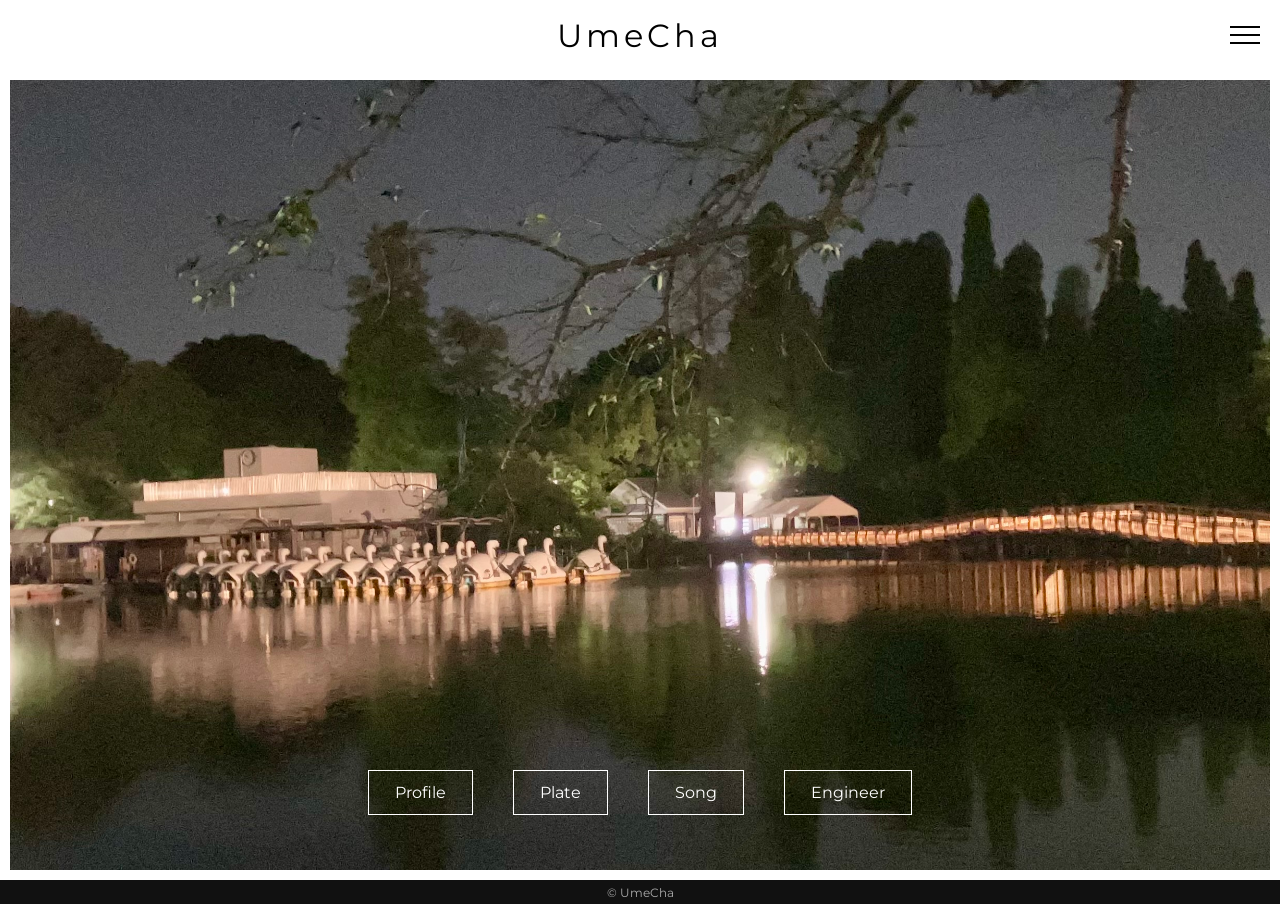
<file: index.html>
<!DOCTYPE html>
<html lang="ja">

<head>

  <!-- =======================================
       Meta
  ======================================== -->

  <meta charset="UTF-8">
  <meta name="viewport" content="width=device-width, initial-scale=1.0">

  <!-- ページタイトル -->
  <title>UmeCha OFFICIAL</title>

  <!-- CSS -->
  <link rel="stylesheet" href="css/style.css">

  <!-- Google Font -->
  <link href="https://fonts.googleapis.com/css2?family=Montserrat:wght@700;800&display=swap" rel="stylesheet">

  <!-- Favicon -->
  <link rel="icon" type="image/png" href="image/favicon.png">

</head>

<body>

  <!-- =======================================
       Header
  ======================================== -->

  <header class="header">

    <!-- タイトル -->
    <div class="header-center">
      UmeCha
    </div>

    <!-- ハンバーガー -->
    <div class="hamburger">
      <span></span>
      <span></span>
      <span></span>
    </div>

    <!-- メニュー -->
    <nav class="hamburger-menu">
      <a href="index.html">Home</a>
      <a href="profile.html">Profile</a>
      <a href="plate.html">Plate</a>
      <a href="song.html">Song</a>
      <a href="engineer.html">Engineer</a>
    </nav>

  </header>

  <!-- =======================================
       Main
  ======================================== -->

  <main>

    <!-- Hero -->
    <section class="hero">

      <img src="image/IMG_7417.jpeg" alt="メインビジュアル">

      <nav class="hero-menu">
        <a href="profile.html">Profile</a>
        <a href="plate.html">Plate</a>
        <a href="song.html">Song</a>
        <a href="engineer.html">Engineer</a>
      </nav>

    </section>

  </main>

  <!-- =======================================
       Footer
  ======================================== -->

  <footer class="footer">
    <p>© UmeCha</p>
  </footer>

  <!-- =======================================
       JavaScript
  ======================================== -->

  <script src="js/menu.js"></script>

</body>
</html>
</file>
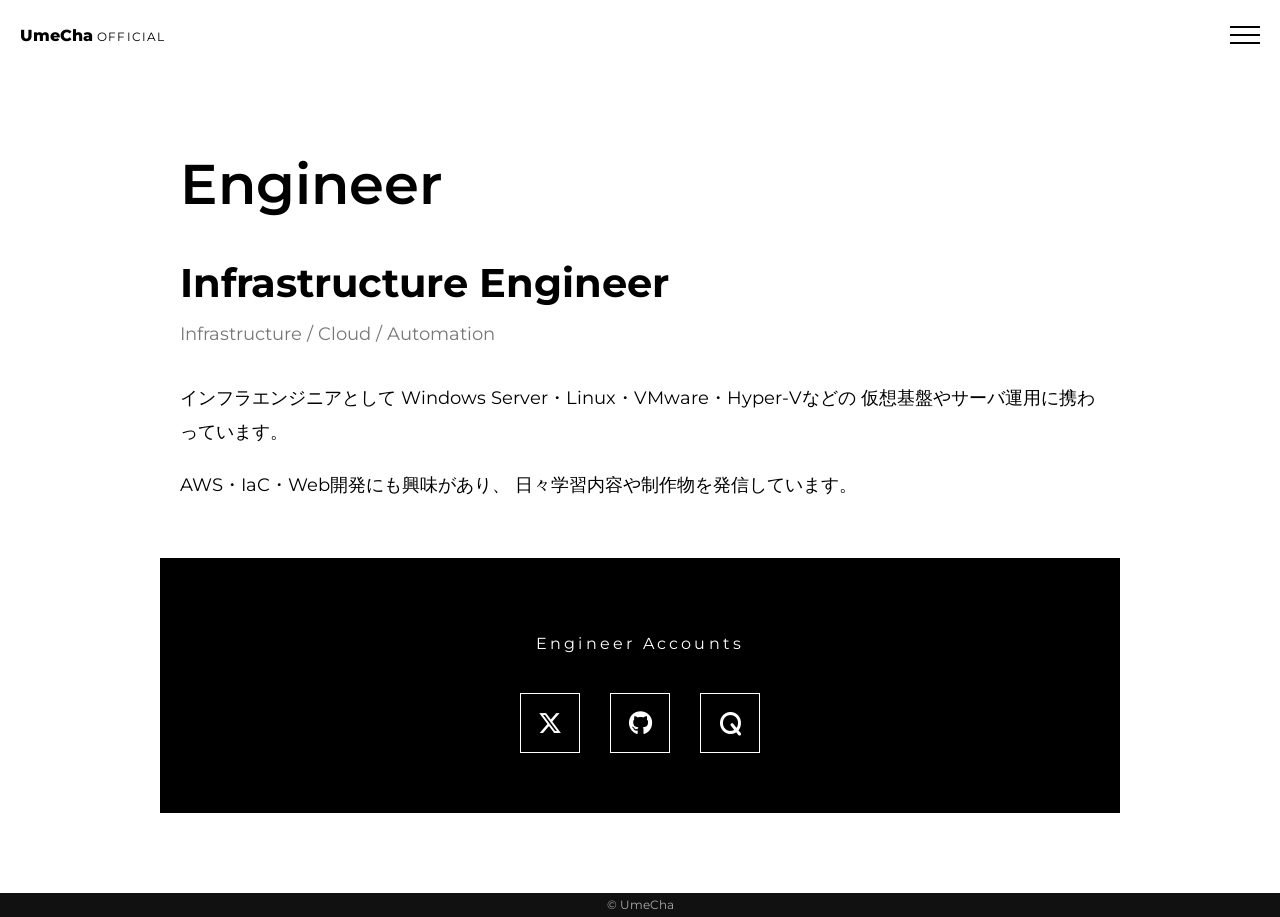
<file: engineer.html>
<!DOCTYPE html>
<html lang="ja">

<head>

  <!-- =======================================
       Meta
  ======================================== -->

  <meta charset="UTF-8">
  <meta name="viewport" content="width=device-width, initial-scale=1.0">

  <!-- ページタイトル -->
  <title>UmeCha Engineer</title>

  <!-- CSS -->
  <link rel="stylesheet" href="css/style.css">

  <!-- Font Awesome -->
  <link rel="stylesheet"
        href="https://cdnjs.cloudflare.com/ajax/libs/font-awesome/6.5.1/css/all.min.css">

  <!-- Google Font -->
  <link href="https://fonts.googleapis.com/css2?family=Montserrat:wght@700;800&display=swap"
        rel="stylesheet">

  <!-- Favicon -->
  <link rel="icon" type="image/png" href="image/favicon.png">

</head>

<body>

  <!-- =======================================
       Header
  ======================================== -->

  <header class="header">

    <!-- ロゴ -->
    <a href="index.html" class="header-home">
      <span class="logo-main">UmeCha</span>
      <span class="logo-sub">OFFICIAL</span>
    </a>

    <!-- ハンバーガー -->
    <div class="hamburger">
      <span></span>
      <span></span>
      <span></span>
    </div>

    <!-- メニュー -->
    <nav class="hamburger-menu">
      <a href="index.html">Home</a>
      <a href="profile.html">Profile</a>
      <a href="plate.html">Plate</a>
      <a href="song.html">Song</a>
      <a href="engineer.html">Engineer</a>
    </nav>

  </header>

  <!-- =======================================
       Main
  ======================================== -->

  <main class="profile">

    <!-- ページタイトル -->
    <h1 class="profile-title">Engineer</h1>

    <!-- 紹介 -->
    <div class="profile-content">

      <h2>Infrastructure Engineer</h2>

      <p class="profile-sub">
        Infrastructure / Cloud / Automation
      </p>

      <p>
        インフラエンジニアとして
        Windows Server・Linux・VMware・Hyper-Vなどの
        仮想基盤やサーバ運用に携わっています。
      </p>

      <p>
        AWS・IaC・Web開発にも興味があり、
        日々学習内容や制作物を発信しています。
      </p>

    </div>

    <br><br>

    <!-- =======================================
         SNS
    ======================================== -->

    <section class="sns-zone">

      <p class="sns-title">
        Engineer Accounts
      </p>

      <div class="sns-icons">

        <a href="https://x.com/yaneura_1997"
           aria-label="X">
          <i class="fa-brands fa-x-twitter"></i>
        </a>

        <a href="https://github.com/yaneura1997"
           aria-label="GitHub">
          <i class="fa-brands fa-github"></i>
        </a>

        <a href="https://qiita.com/yaneura_engineer"
           aria-label="Qiita">
          <i class="fa-solid fa-q"></i>
        </a>

      </div>

    </section>

  </main>

  <!-- =======================================
       Footer
  ======================================== -->

  <footer class="footer">
    <p>© UmeCha</p>
  </footer>

  <!-- =======================================
       JavaScript
  ======================================== -->

  <script src="js/menu.js"></script>

</body>
</html>
</file>
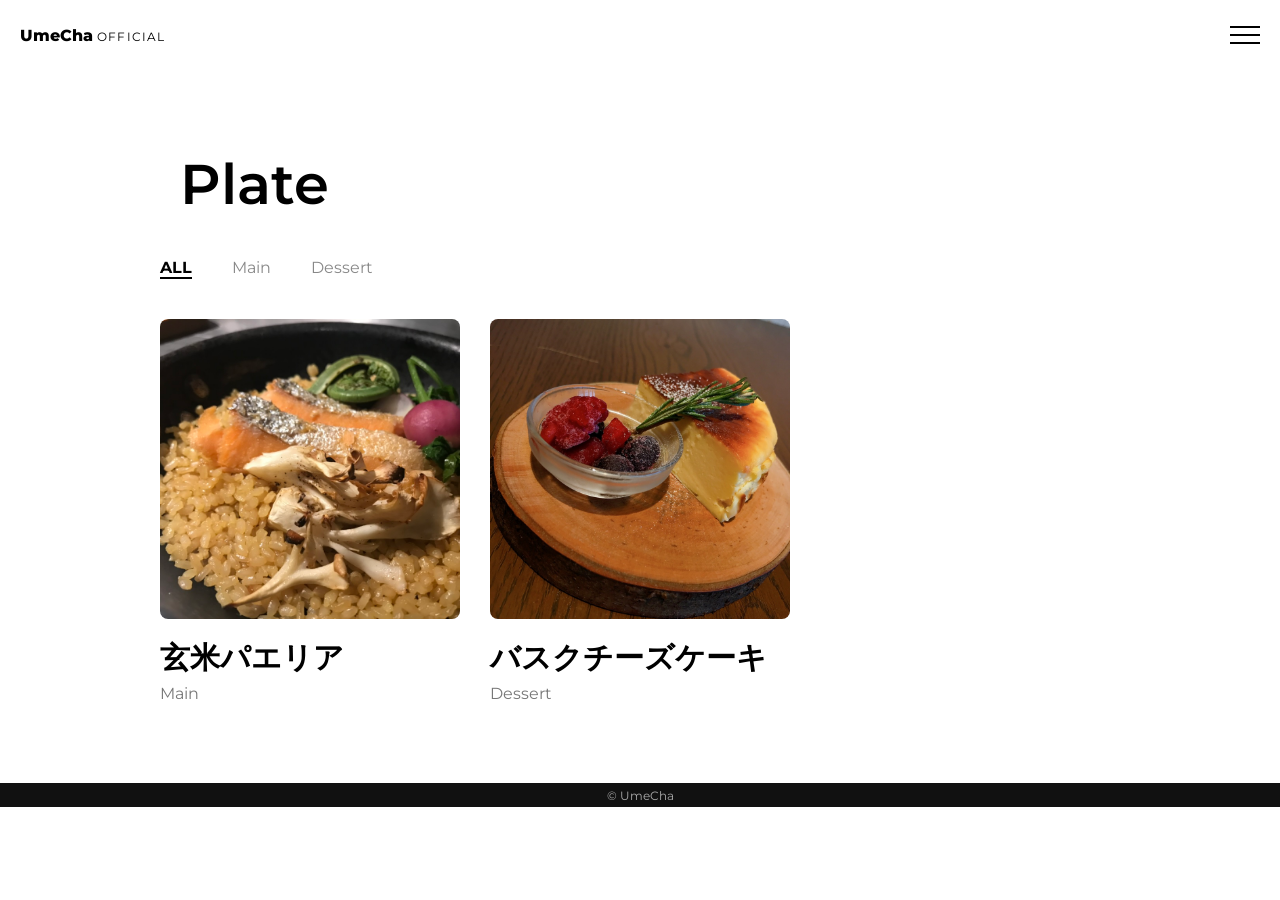
<file: plate.html>
<!DOCTYPE html>
<html lang="ja">

<head>

  <!-- =======================================
       Meta
  ======================================== -->

  <meta charset="UTF-8">
  <meta name="viewport" content="width=device-width, initial-scale=1.0">

  <!-- ページタイトル -->
  <title>UmeCha Plate</title>

  <!-- CSS -->
  <link rel="stylesheet" href="css/style.css">

  <!-- Font Awesome -->
  <link rel="stylesheet"
        href="https://cdnjs.cloudflare.com/ajax/libs/font-awesome/6.5.1/css/all.min.css">

  <!-- Google Font -->
  <link href="https://fonts.googleapis.com/css2?family=Montserrat:wght@700;800&display=swap"
        rel="stylesheet">

  <!-- Favicon -->
  <link rel="icon" type="image/png" href="image/favicon.png">

</head>

<body>

  <!-- =======================================
       Header
  ======================================== -->

  <header class="header">

    <!-- ロゴ -->
    <a href="index.html" class="header-home">
      <span class="logo-main">UmeCha</span>
      <span class="logo-sub">OFFICIAL</span>
    </a>

    <!-- ハンバーガー -->
    <div class="hamburger">
      <span></span>
      <span></span>
      <span></span>
    </div>

    <!-- メニュー -->
    <nav class="hamburger-menu">
      <a href="index.html">Home</a>
      <a href="profile.html">Profile</a>
      <a href="plate.html">Plate</a>
      <a href="song.html">Song</a>
      <a href="engineer.html">Engineer</a>
    </nav>

  </header>

  <!-- =======================================
       Main
  ======================================== -->

  <main class="plate">

    <!-- ページタイトル -->
    <h1 class="plate-title">Plate</h1>

    <!-- フィルター -->
    <div class="plate-menu">
      <a href="#" class="active" data-filter="all">ALL</a>
      <a href="#" data-filter="main">Main</a>
      <a href="#" data-filter="dessert">Dessert</a>
    </div>

    <!-- 一覧 -->
    <div class="plate-grid">

      <a href="料理詳細/玄米パエリア.html"
         class="plate-card"
         data-category="main">

        <img
          src="image/玄米パエリア.jpeg"
          alt="玄米パエリア">

        <h2>玄米パエリア</h2>

        <p>Main</p>

      </a>

      <a href="料理詳細/バスクチーズケーキ.html"
         class="plate-card"
         data-category="dessert">

        <img
          src="image/バスクチーズケーキ.jpeg"
          alt="バスクチーズケーキ">

        <h2>バスクチーズケーキ</h2>

        <p>Dessert</p>

      </a>

    </div>

  </main>

  <!-- =======================================
       Footer
  ======================================== -->

  <footer class="footer">
    <p>© UmeCha</p>
  </footer>

  <!-- =======================================
       JavaScript
  ======================================== -->

  <script src="js/menu.js"></script>
  <script src="js/filter.js"></script>

</body>
</html>
</file>
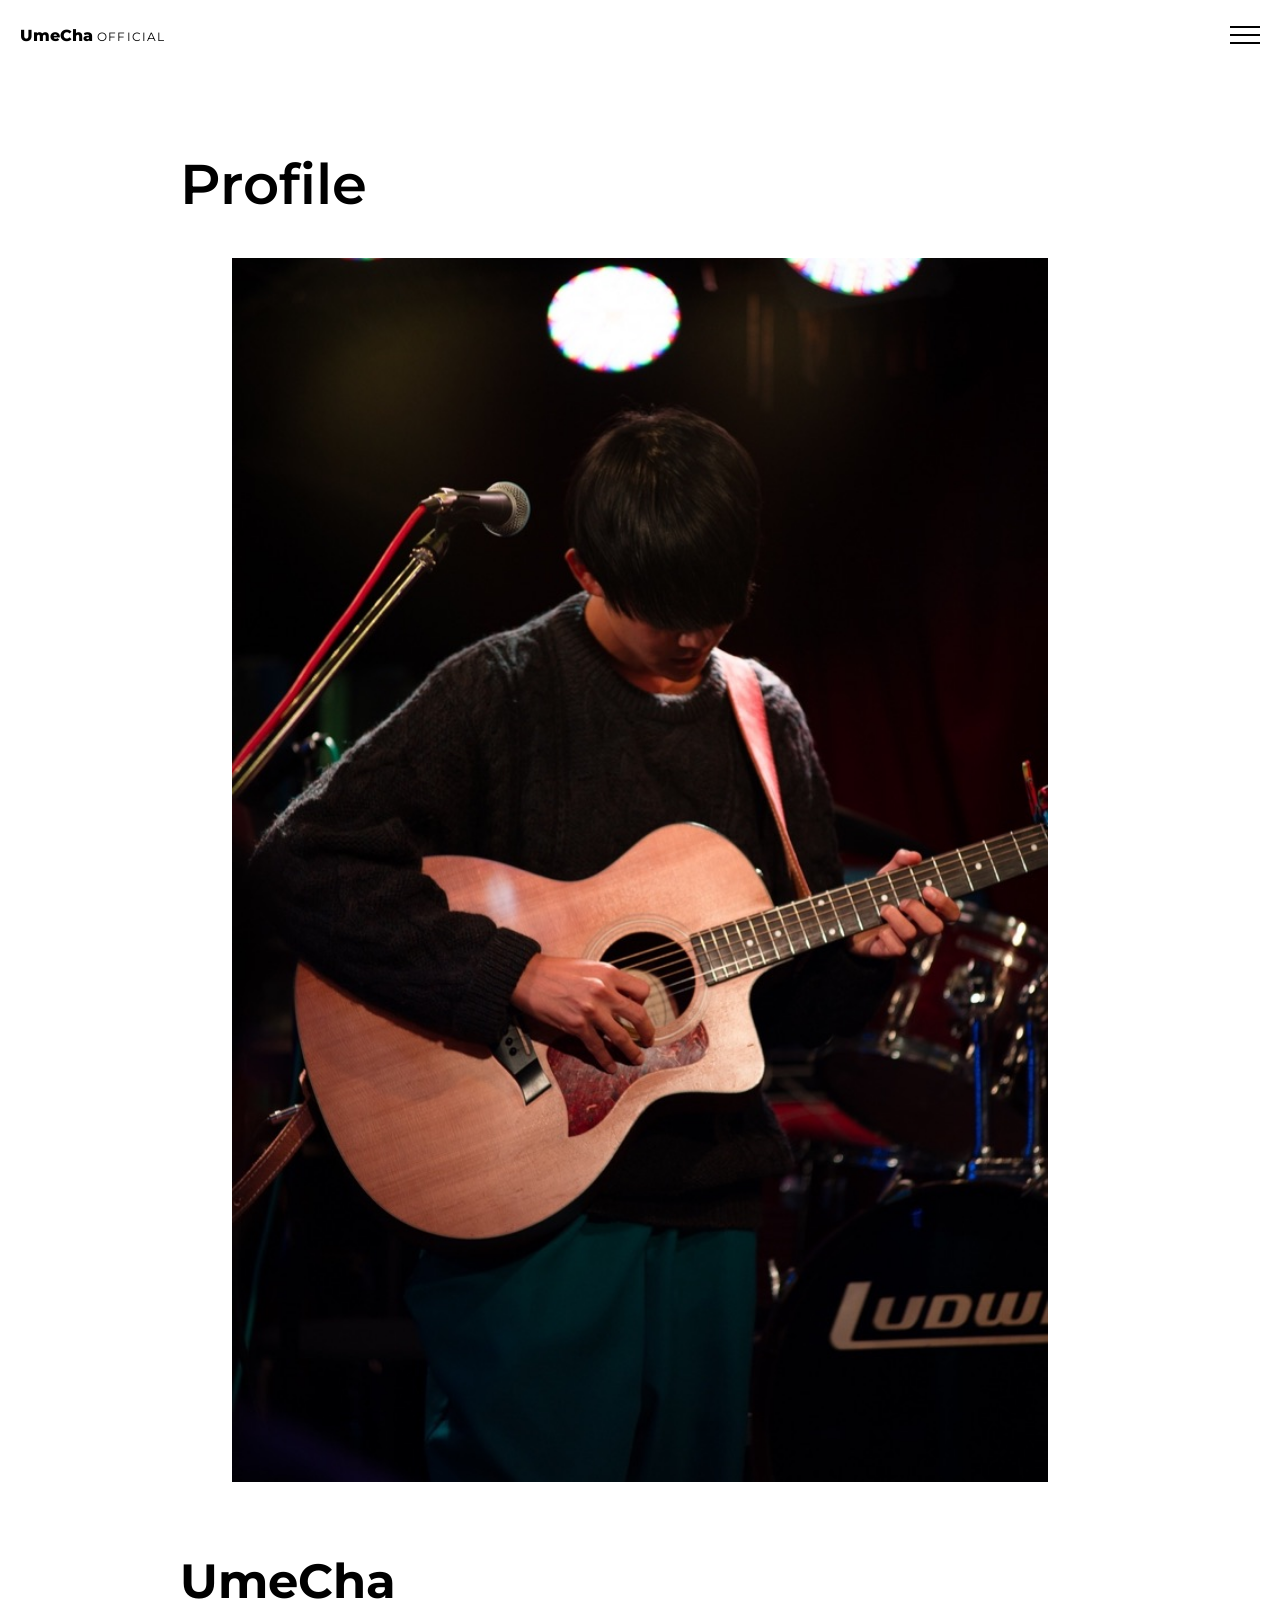
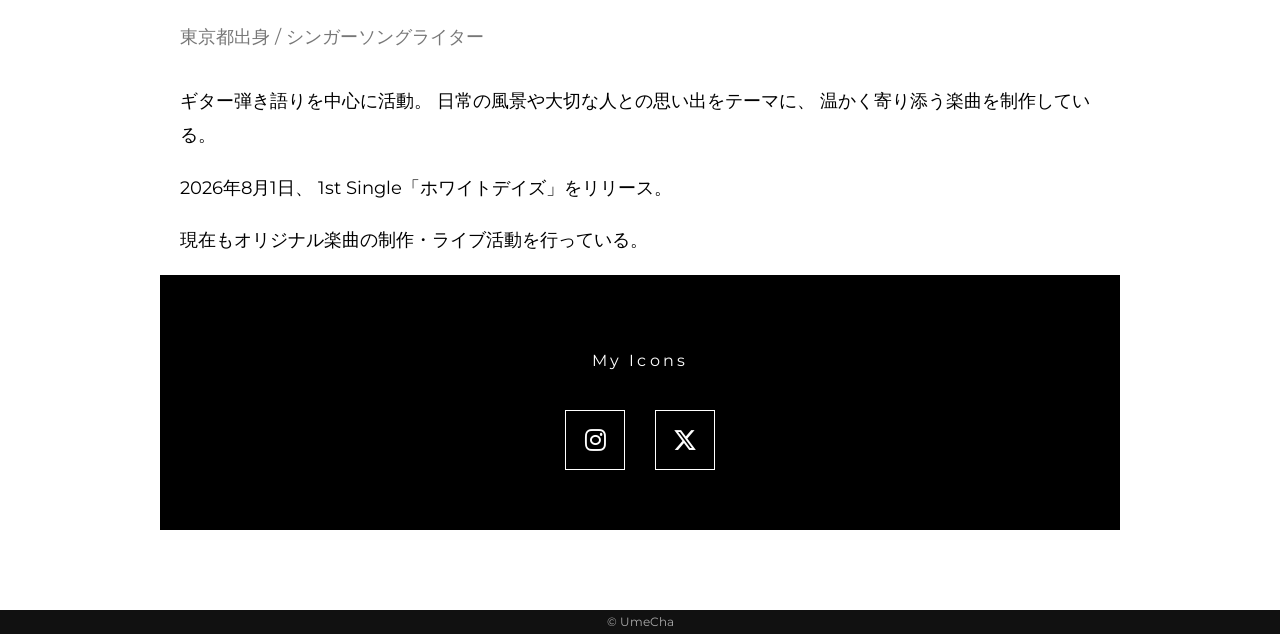
<file: profile.html>
<!DOCTYPE html>
<html lang="ja">

<head>

  <!-- =======================================
       Meta
  ======================================== -->

  <meta charset="UTF-8">
  <meta name="viewport" content="width=device-width, initial-scale=1.0">

  <!-- ページタイトル -->
  <title>UmeCha Profile</title>

  <!-- CSS -->
  <link rel="stylesheet" href="css/style.css">

  <!-- Font Awesome（SNSアイコン） -->
  <link rel="stylesheet"
        href="https://cdnjs.cloudflare.com/ajax/libs/font-awesome/6.5.1/css/all.min.css">

  <!-- Google Font -->
  <link href="https://fonts.googleapis.com/css2?family=Montserrat:wght@700;800&display=swap"
        rel="stylesheet">

  <!-- Favicon -->
  <link rel="icon" type="image/png" href="image/favicon.png">

</head>

<body>

  <!-- =======================================
       Header
  ======================================== -->

  <header class="header">

    <!-- ロゴ -->
    <a href="index.html" class="header-home">
      <span class="logo-main">UmeCha</span>
      <span class="logo-sub">OFFICIAL</span>
    </a>

    <!-- ハンバーガー -->
    <div class="hamburger">
      <span></span>
      <span></span>
      <span></span>
    </div>

    <!-- メニュー -->
    <nav class="hamburger-menu">
      <a href="index.html">Home</a>
      <a href="profile.html">Profile</a>
      <a href="plate.html">Plate</a>
      <a href="song.html">Song</a>
      <a href="engineer.html">Engineer</a>
    </nav>

  </header>

  <!-- =======================================
       Main
  ======================================== -->

  <main class="profile">

    <!-- ページタイトル -->
    <h1 class="profile-title">Profile</h1>

    <!-- メイン画像 -->
    <img
      src="image/アーティスト写真.jpeg"
      alt="UmeCha"
      class="profile-hero">

    <!-- プロフィール -->
    <div class="profile-content">

      <h1>UmeCha</h1>

      <p class="profile-sub">
        東京都出身 / シンガーソングライター
      </p>

      <p>
        ギター弾き語りを中心に活動。
        日常の風景や大切な人との思い出をテーマに、
        温かく寄り添う楽曲を制作している。
      </p>

      <p>
        2026年8月1日、
        1st Single「ホワイトデイズ」をリリース。
      </p>

      <p>
        現在もオリジナル楽曲の制作・ライブ活動を行っている。
      </p>

    </div>

    <!-- =======================================
         SNS
    ======================================== -->

    <section class="sns-zone">

      <p class="sns-title">
        My Icons
      </p>

      <div class="sns-icons">

        <a href="https://www.instagram.com/yaneura_no_inuha/"
           aria-label="Instagram">
          <i class="fa-brands fa-instagram"></i>
        </a>

        <a href="https://x.com/yaneuranoinuha"
           aria-label="X">
          <i class="fa-brands fa-x-twitter"></i>
        </a>

      </div>

    </section>

  </main>

  <!-- =======================================
       Footer
  ======================================== -->

  <footer class="footer">
    <p>© UmeCha</p>
  </footer>

  <!-- =======================================
       JavaScript
  ======================================== -->

  <script src="js/menu.js"></script>

</body>
</html>
</file>
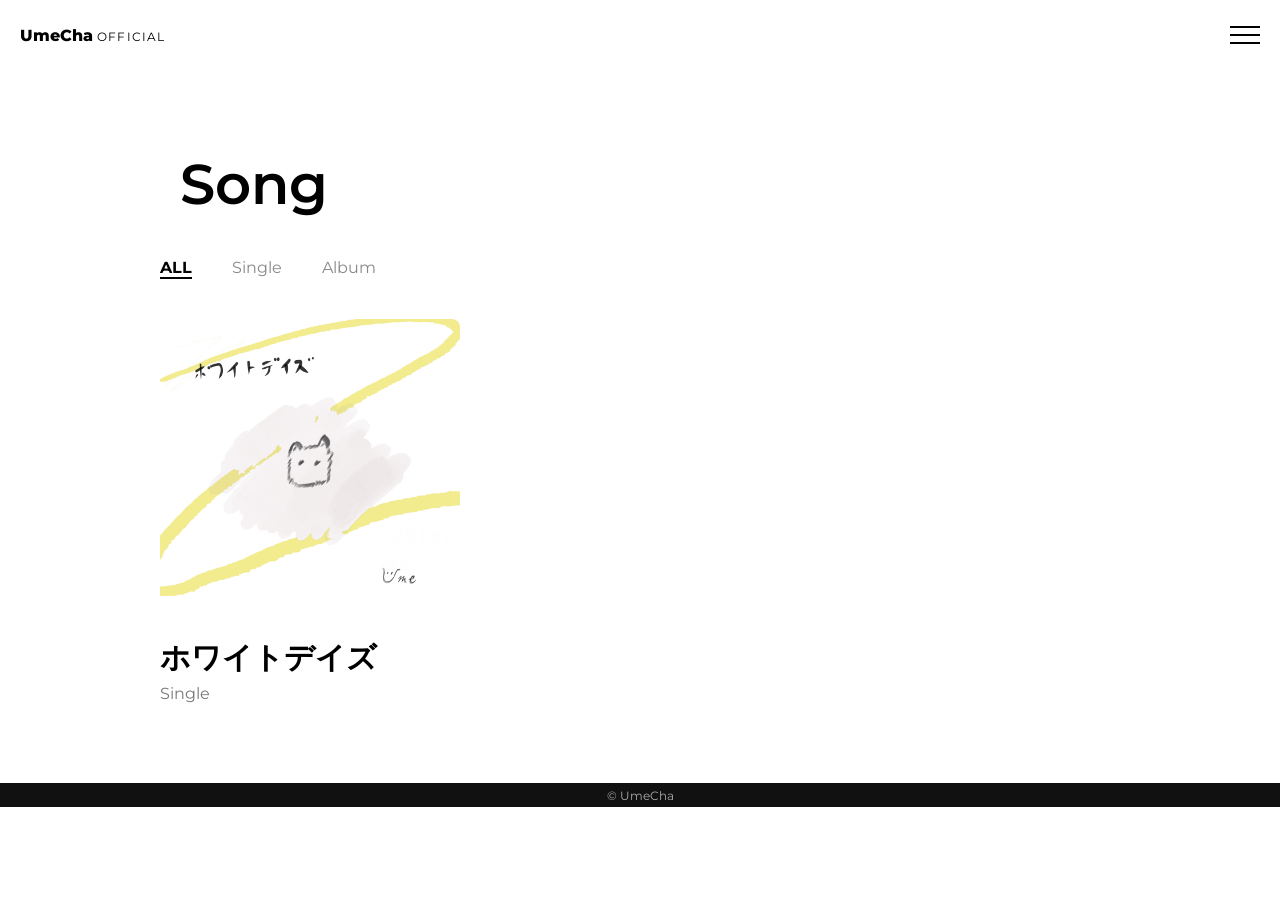
<file: song.html>
<!DOCTYPE html>
<html lang="ja">

<head>

  <!-- =======================================
       Meta
  ======================================== -->

  <meta charset="UTF-8">
  <meta name="viewport" content="width=device-width, initial-scale=1.0">

  <!-- ページタイトル -->
  <title>UmeCha Song</title>

  <!-- CSS -->
  <link rel="stylesheet" href="css/style.css">

  <!-- Font Awesome -->
  <link rel="stylesheet"
        href="https://cdnjs.cloudflare.com/ajax/libs/font-awesome/6.5.1/css/all.min.css">

  <!-- Google Font -->
  <link href="https://fonts.googleapis.com/css2?family=Montserrat:wght@700;800&display=swap"
        rel="stylesheet">

  <!-- Favicon -->
  <link rel="icon" type="image/png" href="image/favicon.png">

</head>

<body>

  <!-- =======================================
       Header
  ======================================== -->

  <header class="header">

    <!-- ロゴ -->
    <a href="index.html" class="header-home">
      <span class="logo-main">UmeCha</span>
      <span class="logo-sub">OFFICIAL</span>
    </a>

    <!-- ハンバーガー -->
    <div class="hamburger">
      <span></span>
      <span></span>
      <span></span>
    </div>

    <!-- メニュー -->
    <nav class="hamburger-menu">
      <a href="index.html">Home</a>
      <a href="profile.html">Profile</a>
      <a href="plate.html">Plate</a>
      <a href="song.html">Song</a>
      <a href="engineer.html">Engineer</a>
    </nav>

  </header>

  <!-- =======================================
       Main
  ======================================== -->

  <main class="song">

    <!-- ページタイトル -->
    <h1 class="song-title">Song</h1>

    <!-- フィルター -->
    <div class="song-menu">
      <a href="#" class="active" data-filter="all">ALL</a>
      <a href="#" data-filter="single">Single</a>
      <a href="#" data-filter="album">Album</a>
    </div>

    <!-- 楽曲一覧 -->
    <div class="song-grid">

      <a href="曲詳細/ホワイトデイズ.html"
         class="song-card"
         data-category="single">

        <img
          src="image/ホワイトデイズ_ジャケ写.jpg"
          alt="ホワイトデイズ">

        <h2>ホワイトデイズ</h2>

        <p>Single</p>

      </a>

    </div>

  </main>

  <!-- =======================================
       Footer
  ======================================== -->

  <footer class="footer">
    <p>© UmeCha</p>
  </footer>

  <!-- =======================================
       JavaScript
  ======================================== -->

  <script src="js/menu.js"></script>
  <script src="js/filter.js"></script>

</body>
</html>
</file>
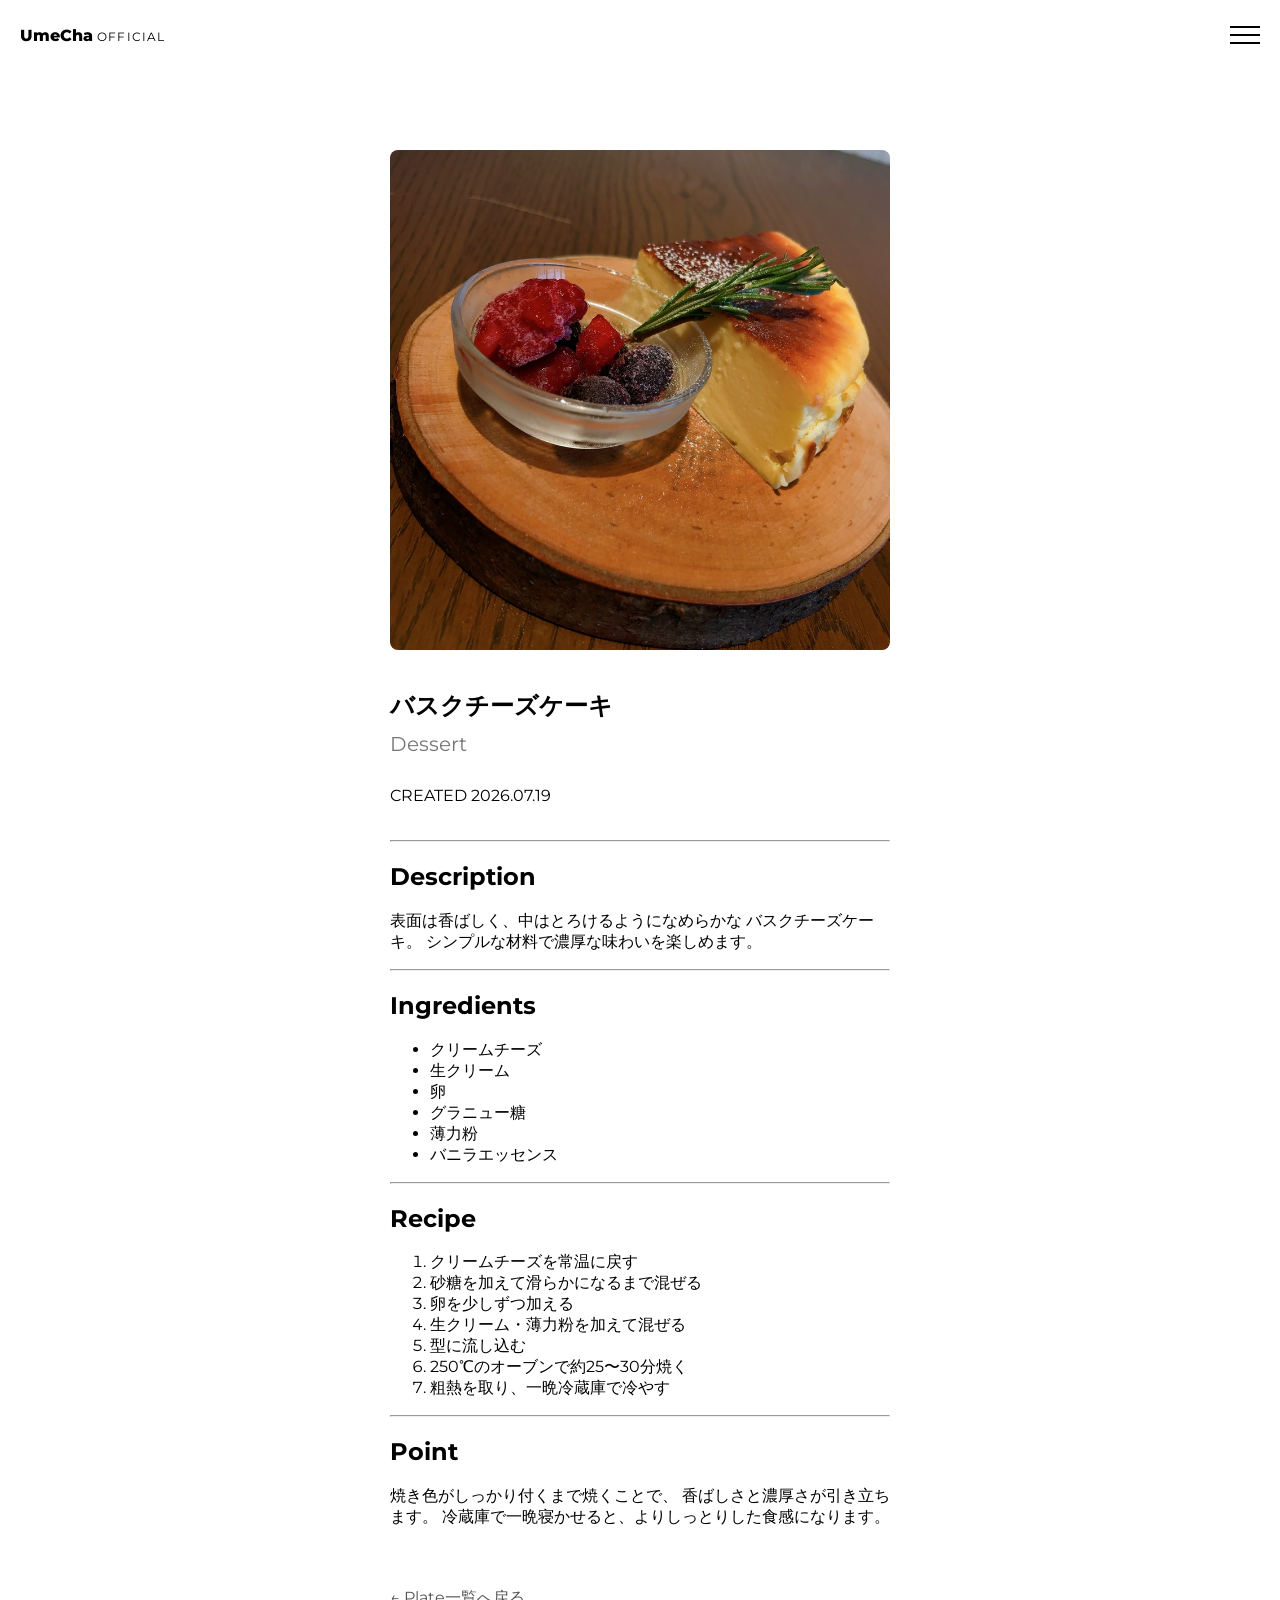
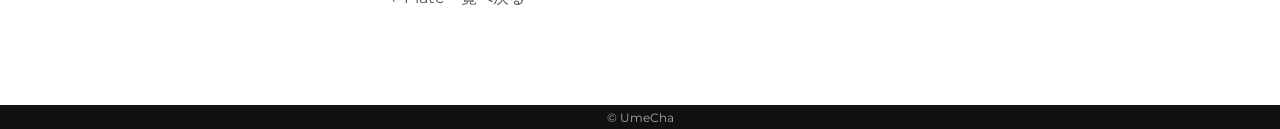
<file: 料理詳細/バスクチーズケーキ.html>
<!DOCTYPE html>
<html lang="ja">

<head>

  <!-- =======================================
       Meta
  ======================================== -->

  <meta charset="UTF-8">
  <meta name="viewport" content="width=device-width, initial-scale=1.0">

  <!-- ページタイトル -->
  <title>バスクチーズケーキ | UmeCha</title>

  <!-- CSS -->
  <link rel="stylesheet" href="../css/style.css">

  <!-- Google Font -->
  <link href="https://fonts.googleapis.com/css2?family=Montserrat:wght@700;800&display=swap"
        rel="stylesheet">

  <!-- Favicon -->
  <link rel="icon"
        type="image/png"
        href="../image/favicon.png">

</head>

<body>

  <!-- =======================================
       Header
  ======================================== -->

  <header class="header">

    <a href="../index.html" class="header-home">
      <span class="logo-main">UmeCha</span>
      <span class="logo-sub">OFFICIAL</span>
    </a>

    <div class="hamburger">
      <span></span>
      <span></span>
      <span></span>
    </div>

    <nav class="hamburger-menu">
      <a href="../index.html">Home</a>
      <a href="../profile.html">Profile</a>
      <a href="../plate.html">Plate</a>
      <a href="../song.html">Song</a>
      <a href="../engineer.html">Engineer</a>
    </nav>

  </header>

  <!-- =======================================
       Main
  ======================================== -->

  <main class="plate-detail">

    <div class="plate-detail-inner">

      <!-- デザート画像 -->
      <img src="../image/バスクチーズケーキ.jpeg"
           alt="バスクチーズケーキ">

      <!-- デザート情報 -->
      <div class="plate-info">

        <h1>バスクチーズケーキ</h1>

        <p class="type">
          Dessert
        </p>

        <p class="release">
          CREATED 2026.07.19
        </p>

        <hr>

        <!-- =======================================
             Description
        ======================================== -->

        <h2>Description</h2>

        <p>
          表面は香ばしく、中はとろけるようになめらかな
          バスクチーズケーキ。
          シンプルな材料で濃厚な味わいを楽しめます。
        </p>

        <hr>

        <!-- =======================================
             Ingredients
        ======================================== -->

        <h2>Ingredients</h2>

        <ul>
          <li>クリームチーズ</li>
          <li>生クリーム</li>
          <li>卵</li>
          <li>グラニュー糖</li>
          <li>薄力粉</li>
          <li>バニラエッセンス</li>
        </ul>

        <hr>

        <!-- =======================================
             Recipe
        ======================================== -->

        <h2>Recipe</h2>

        <ol>

          <li>クリームチーズを常温に戻す</li>

          <li>砂糖を加えて滑らかになるまで混ぜる</li>

          <li>卵を少しずつ加える</li>

          <li>生クリーム・薄力粉を加えて混ぜる</li>

          <li>型に流し込む</li>

          <li>250℃のオーブンで約25〜30分焼く</li>

          <li>粗熱を取り、一晩冷蔵庫で冷やす</li>

        </ol>

        <hr>

        <!-- =======================================
             Point
        ======================================== -->

        <h2>Point</h2>

        <p>
          焼き色がしっかり付くまで焼くことで、
          香ばしさと濃厚さが引き立ちます。
          冷蔵庫で一晩寝かせると、よりしっとりした食感になります。
        </p>

        <p class="back">
          <a href="../plate.html">
            ← Plate一覧へ戻る
          </a>
        </p>

      </div>

    </div>

  </main>

  <!-- =======================================
       Footer
  ======================================== -->

  <footer class="footer">
    <p>© UmeCha</p>
  </footer>

  <!-- Menu JS -->
  <script src="../js/menu.js"></script>

</body>

</html>
</file>
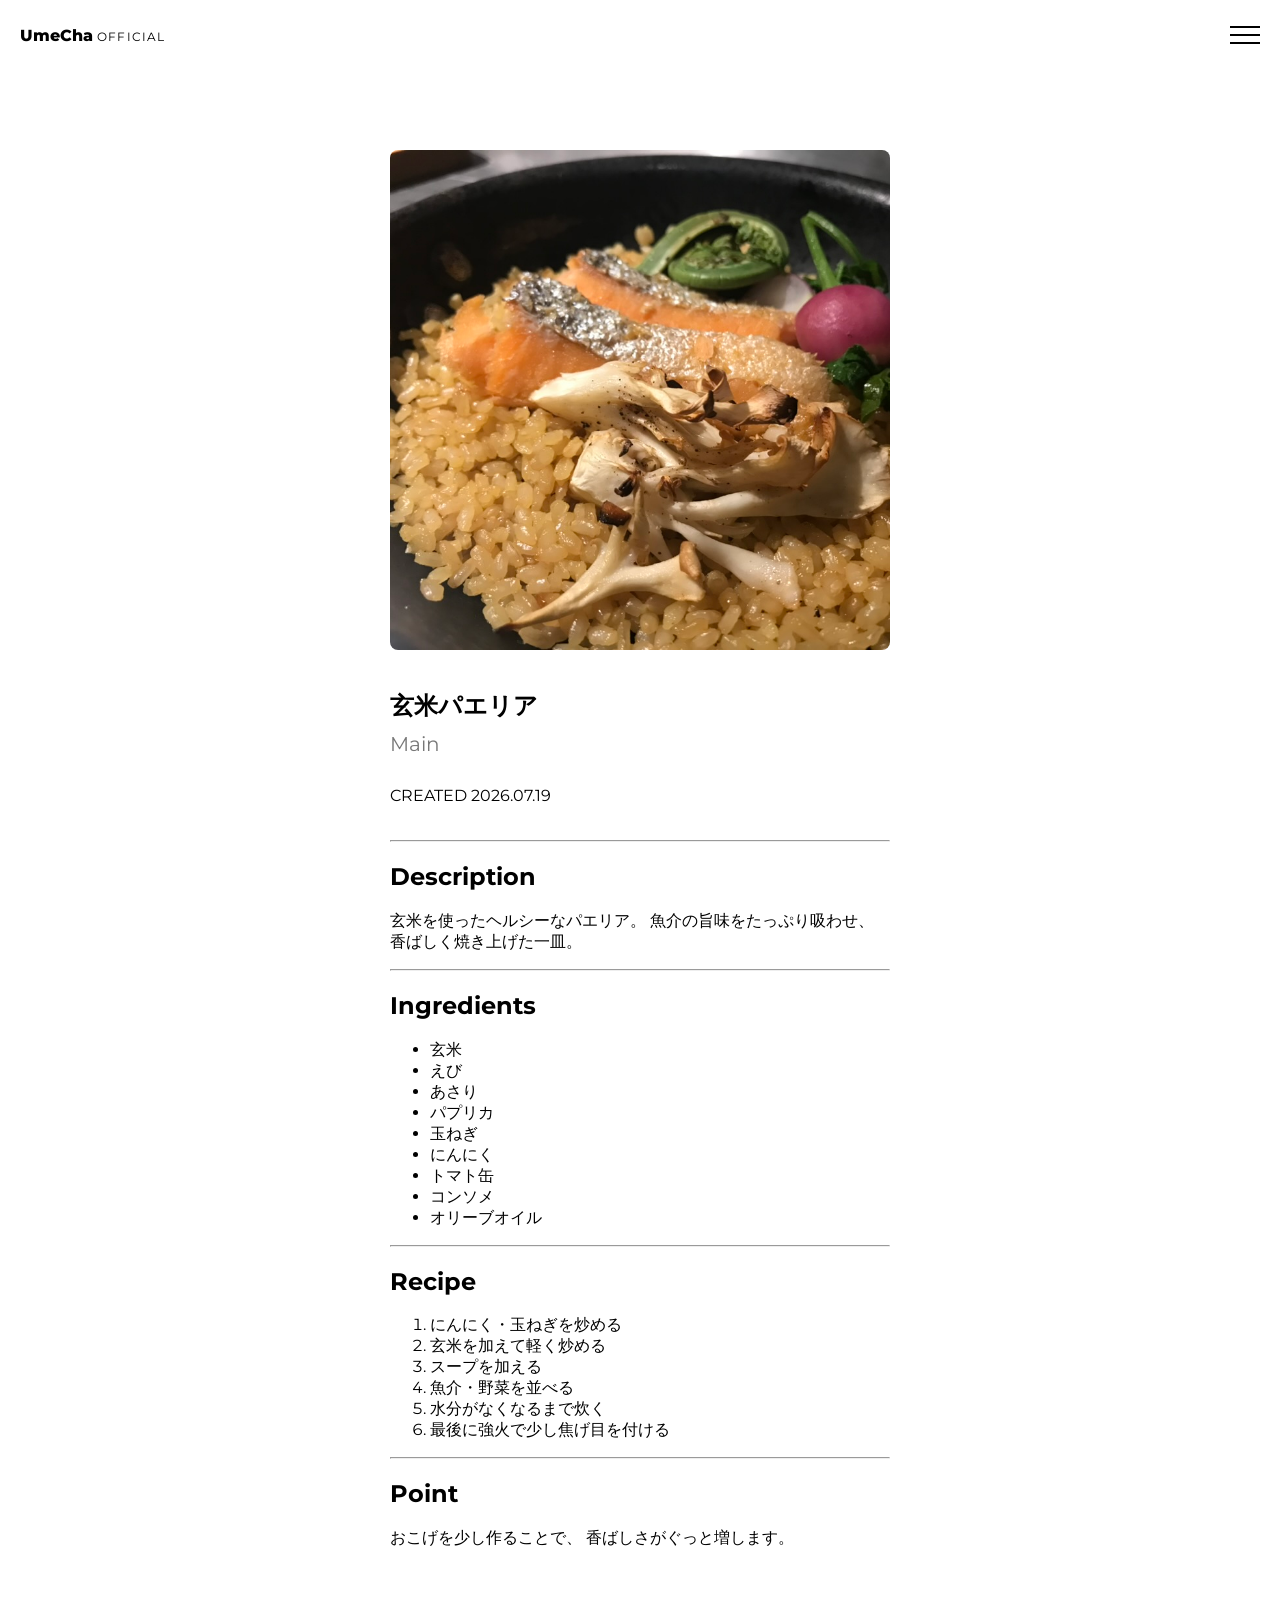
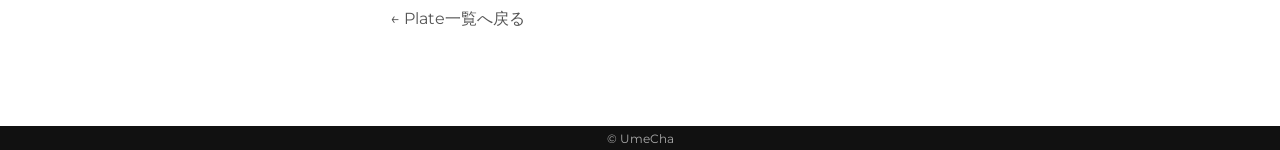
<file: 料理詳細/玄米パエリア.html>
<!DOCTYPE html>
<html lang="ja">

<head>

  <!-- =======================================
       Meta
  ======================================== -->

  <meta charset="UTF-8">
  <meta name="viewport" content="width=device-width, initial-scale=1.0">

  <!-- ページタイトル -->
  <title>玄米パエリア | UmeCha</title>

  <!-- CSS -->
  <link rel="stylesheet" href="../css/style.css">

  <!-- Google Font -->
  <link href="https://fonts.googleapis.com/css2?family=Montserrat:wght@700;800&display=swap"
        rel="stylesheet">

  <!-- Favicon -->
  <link rel="icon"
        type="image/png"
        href="../image/favicon.png">

</head>

<body>

  <!-- =======================================
       Header
  ======================================== -->

  <header class="header">

    <a href="../index.html" class="header-home">
      <span class="logo-main">UmeCha</span>
      <span class="logo-sub">OFFICIAL</span>
    </a>

    <div class="hamburger">
      <span></span>
      <span></span>
      <span></span>
    </div>

    <nav class="hamburger-menu">
      <a href="../index.html">Home</a>
      <a href="../profile.html">Profile</a>
      <a href="../plate.html">Plate</a>
      <a href="../song.html">Song</a>
      <a href="../engineer.html">Engineer</a>
    </nav>

  </header>

  <!-- =======================================
       Main
  ======================================== -->

  <main class="plate-detail">

    <div class="plate-detail-inner">

      <!-- 料理画像 -->
      <img src="../image/玄米パエリア.jpeg"
           alt="玄米パエリア">

      <!-- 料理情報 -->
      <div class="plate-info">

        <h1>玄米パエリア</h1>

        <p class="type">
          Main
        </p>

        <p class="release">
          CREATED 2026.07.19
        </p>

        <hr>

        <!-- =======================================
             Description
        ======================================== -->

        <h2>Description</h2>

        <p>
          玄米を使ったヘルシーなパエリア。
          魚介の旨味をたっぷり吸わせ、
          香ばしく焼き上げた一皿。
        </p>

        <hr>

        <!-- =======================================
             Ingredients
        ======================================== -->

        <h2>Ingredients</h2>

        <ul>
          <li>玄米</li>
          <li>えび</li>
          <li>あさり</li>
          <li>パプリカ</li>
          <li>玉ねぎ</li>
          <li>にんにく</li>
          <li>トマト缶</li>
          <li>コンソメ</li>
          <li>オリーブオイル</li>
        </ul>

        <hr>

        <!-- =======================================
             Recipe
        ======================================== -->

        <h2>Recipe</h2>

        <ol>

          <li>にんにく・玉ねぎを炒める</li>

          <li>玄米を加えて軽く炒める</li>

          <li>スープを加える</li>

          <li>魚介・野菜を並べる</li>

          <li>水分がなくなるまで炊く</li>

          <li>最後に強火で少し焦げ目を付ける</li>

        </ol>

        <hr>

        <!-- =======================================
             Point
        ======================================== -->

        <h2>Point</h2>

        <p>
          おこげを少し作ることで、
          香ばしさがぐっと増します。
        </p>

        <p class="back">
          <a href="../plate.html">
            ← Plate一覧へ戻る
          </a>
        </p>

      </div>

    </div>

  </main>

  <!-- =======================================
       Footer
  ======================================== -->

  <footer class="footer">
    <p>© UmeCha</p>
  </footer>

  <!-- Menu JS -->
  <script src="../js/menu.js"></script>

</body>

</html>
</file>
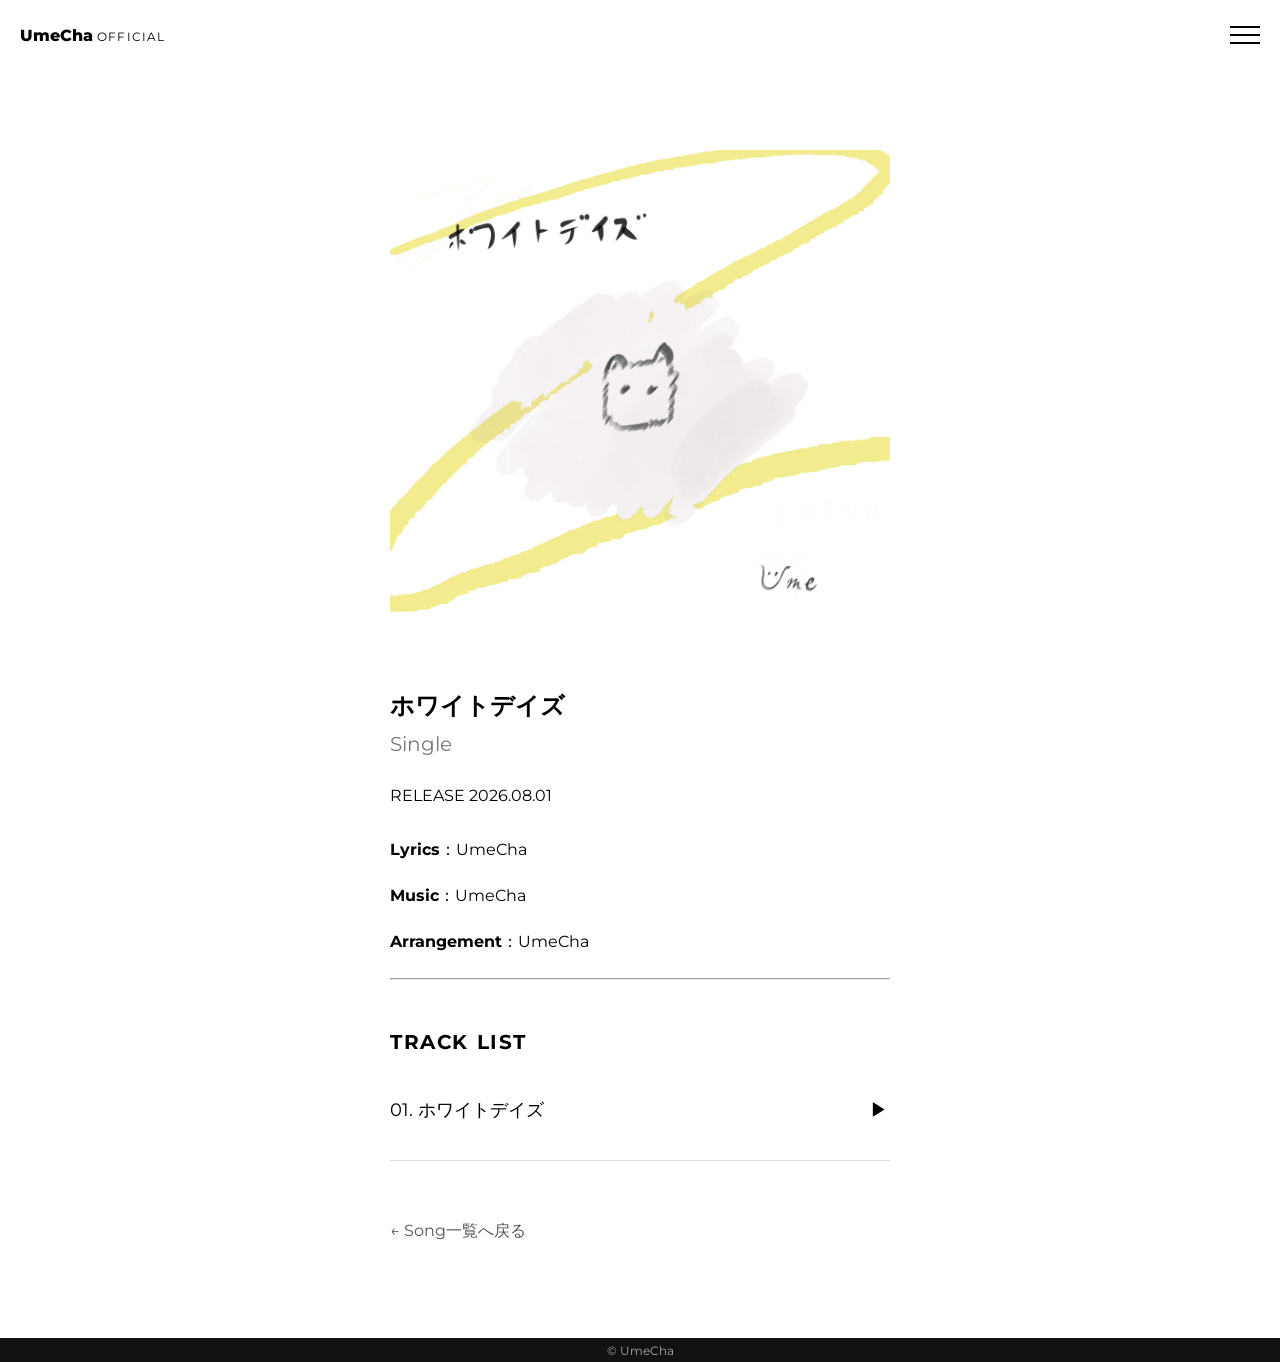
<file: 曲詳細/ホワイトデイズ.html>
<!DOCTYPE html>
<html lang="ja">

<head>

  <!-- =======================================
       Meta
  ======================================== -->

  <meta charset="UTF-8">
  <meta name="viewport" content="width=device-width, initial-scale=1.0">

  <!-- ページタイトル -->
  <title>ホワイトデイズ | UmeCha</title>

  <!-- CSS -->
  <link rel="stylesheet" href="../css/style.css">

  <!-- Google Font -->
  <link href="https://fonts.googleapis.com/css2?family=Montserrat:wght@700;800&display=swap"
        rel="stylesheet">

  <!-- Favicon -->
  <link rel="icon"
        type="image/png"
        href="../image/favicon.png">

</head>

<body>

  <!-- =======================================
       Header
  ======================================== -->

  <header class="header">

    <!-- ロゴ -->
    <a href="../index.html" class="header-home">
      <span class="logo-main">UmeCha</span>
      <span class="logo-sub">OFFICIAL</span>
    </a>

    <!-- ハンバーガー -->
    <div class="hamburger">
      <span></span>
      <span></span>
      <span></span>
    </div>

    <!-- メニュー -->
    <nav class="hamburger-menu">
      <a href="../index.html">Home</a>
      <a href="../profile.html">Profile</a>
      <a href="../plate.html">Plate</a>
      <a href="../song.html">Song</a>
      <a href="../engineer.html">Engineer</a>
    </nav>

  </header>

  <!-- =======================================
       Main
  ======================================== -->

  <main class="song-detail">

    <div class="song-detail-inner">

      <!-- ジャケット -->
      <img src="../image/ホワイトデイズ_ジャケ写.jpg"
           alt="ホワイトデイズ">

      <!-- 楽曲情報 -->
      <div class="song-info">

        <h1>ホワイトデイズ</h1>

        <p class="type">
          Single
        </p>

        <p class="release">
          RELEASE 2026.08.01
        </p>

        <div class="credit">

          <p>
            <strong>Lyrics</strong>：UmeCha
          </p>

          <p>
            <strong>Music</strong>：UmeCha
          </p>

          <p>
            <strong>Arrangement</strong>：UmeCha
          </p>

        </div>

        <hr>

        <!-- =======================================
             Track List
        ======================================== -->

        <div class="track-list">

          <h2>TRACK LIST</h2>

          <div class="track">

            <div class="track-head">

              <div class="track-left">

                <span class="track-title">

                  01. ホワイトデイズ

                  <span class="lyrics-popup">
ホワイトデイズ

どんな時でも笑顔くれた
かわいくてあったかい食いしん坊なとこも
大好きだった そのぬくもりが
ずっと近くにあるものだと思ってた

涙なんて流さないで歩いていくよ
君のあたたかさ残るこの街で
滲んだ空に向かいこの思い届けるよ
it's my white days 君に届くように

ぎゅっとして安心する不思議な魔法
凍った心が静かに解けるように

君がくれた光集めて僕は唄う
it's our white days 君に届くように
                  </span>

                </span>

                <button class="play">
                  ▶
                </button>

              </div>

            </div>

            <div class="player">

              <span class="current">
                0:00
              </span>

              <input
                type="range"
                class="seek"
                value="0"
                min="0"
                max="100">

              <span class="duration">
                0:00
              </span>

            </div>

            <audio>

              <source src="../audio/ホワイトデイズ_弾き語り.m4a">

            </audio>

          </div>

        </div>

        <p class="back">
          <a href="../song.html">
            ← Song一覧へ戻る
          </a>
        </p>

      </div>

    </div>

  </main>
  <!-- =======================================
       Footer
  ======================================== -->

  <footer class="footer">
    <p>© UmeCha</p>
  </footer>

  <!-- =======================================
       JavaScript
  ======================================== -->

  <script src="../js/menu.js"></script>
  <script src="../js/player.js"></script>

</body>
</html>
</file>
<file: css/style.css>
/* ========================================
   Reset
======================================== */

* {
  box-sizing: border-box;
}

html,
body {
  margin: 0;
  padding: 0;
  font-family: "Montserrat", sans-serif;
}


/* ========================================
   Header
======================================== */

.header {
  position: relative;
  height: 70px;
}

/* ---------- Logo ---------- */

.header-center {
  position: absolute;
  left: 50%;
  top: 50%;
  transform: translate(-50%, -50%);
  font-size: 32px;
  letter-spacing: .12em;
}

.header-home {
  position: absolute;
  left: 20px;
  top: 50%;
  transform: translateY(-50%);
  text-decoration: none;
  color: #000;
}

.logo-main {
  font-weight: 800;
}

.logo-sub {
  font-size: 12px;
  letter-spacing: .1em;
}

/* ---------- Hamburger ---------- */

.hamburger {
  position: absolute;
  right: 20px;
  top: 50%;
  transform: translateY(-50%);
  width: 30px;
  cursor: pointer;
}

.hamburger span {
  display: block;
  height: 2px;
  margin: 6px 0;
  background: #000;
}

/* ---------- Menu ---------- */

.hamburger-menu {
  position: absolute;
  top: 70px;
  right: 0;
  display: none;
  flex-direction: column;
  gap: 16px;
  padding: 24px;
  background: #fff;
  z-index: 100;
}

.hamburger-menu.is-open {
  display: flex;
}

.hamburger-menu a {
  color: #333;
  text-decoration: none;
  font-size: 18px;
}


/* ========================================
   Hero
======================================== */

.hero {
  position: relative;
  width: 100%;
  height: 90vh;
  padding: 10px;
}

.hero img {
  width: 100%;
  height: 100%;
  object-fit: cover;
}

.hero-menu {
  position: absolute;
  left: 50%;
  bottom: 8%;
  transform: translateX(-50%);
  display: flex;
  gap: 40px;
}

.hero-menu a {
  padding: 12px 26px;
  border: 1px solid #fff;
  color: #fff;
  text-decoration: none;
  transition: .3s;
}

.hero-menu a:hover {
  background: #555;
}


/* ========================================
   Common
======================================== */

/* ---------- Page Layout ---------- */

.profile,
.engineer,
.plate,
.song,
.song-detail,
.plate-detail {
  max-width: 1000px;
  margin: 0 auto;
  padding: 80px 20px;
}

/* ---------- Page Title ---------- */

.profile-title,
.plate-title,
.song-title {
  max-width: 1000px;
  margin: 0 auto 40px;
  padding: 0 20px;
  font-size: 56px;
  font-weight: 600;
}

/* ---------- Filter Menu ---------- */

.plate-menu,
.song-menu {
  display: flex;
  gap: 40px;
  margin-bottom: 40px;
}

.plate-menu a,
.song-menu a {
  color: #888;
  text-decoration: none;
}

.plate-menu a.active,
.song-menu a.active {
  color: #000;
  font-weight: bold;
  border-bottom: 2px solid #000;
}

/* ---------- Grid ---------- */

.plate-grid,
.song-grid {
  display: grid;
  grid-template-columns: repeat(3, 1fr);
  gap: 30px;
}

/* ---------- Card ---------- */

.plate-card,
.song-card {
  display: block;
  color: #000;
  text-decoration: none;
  transition: .3s;
}

.plate-card img,
.song-card img {
  width: 100%;
  aspect-ratio: 1 / 1;
  object-fit: cover;
  border-radius: 8px;
}

.song-card img {
  transition: .3s;
}

.song-card:hover img {
  opacity: .75;
}

.plate-card h2,
.song-card h2 {
  margin: 15px 0 5px;
  font-size: 30px;
}

.plate-card p,
.song-card p {
  margin: 0;
  color: #777;
}

/* ========================================
   Profile
======================================== */

.profile-hero {
  display: block;
  width: 85%;
  max-width: 1200px;
  height: auto;
  margin: 0 auto 70px;
}

.profile-content {
  max-width: 1000px;
  margin: 0 auto;
  padding: 0 20px;
}

.profile-content h1 {
  margin: 0;
  font-size: 48px;
}

.profile-content h2 {
  margin: 0;
  font-size: 40px;
  font-weight: 700;
}

.profile-sub {
  margin: 10px 0 30px;
  font-size: 18px;
  color: #777;
}

.profile-content p {
  font-size: 18px;
  line-height: 1.9;
}


/* ========================================
   Song Detail
======================================== */

.song-detail-inner {
  display: flex;
  flex-direction: column;
  align-items: center;
  gap: 40px;
}

.song-detail img {
  width: 500px;
  max-width: 100%;
  aspect-ratio: 1 / 1;
  object-fit: cover;
  border-radius: 8px;
}

.song-info {
  width: 500px;
  max-width: 100%;
}

.song-info h1 {
  margin: 0;
  font-size: 24px;
}


/* ========================================
   Plate Detail
======================================== */

.plate-detail-inner {
  display: flex;
  flex-direction: column;
  align-items: center;
  gap: 40px;
}

.plate-detail img {
  width: 500px;
  max-width: 100%;
  aspect-ratio: 1 / 1;
  object-fit: cover;
  border-radius: 8px;
}

.plate-info {
  width: 500px;
  max-width: 100%;
}

.plate-info h1 {
  margin: 0;
  font-size: 24px;
}


/* ========================================
   Detail Common
======================================== */

.type {
  margin: 10px 0 30px;
  color: #777;
  font-size: 20px;
}

.release {
  margin-bottom: 35px;
}

.credit p {
  margin-bottom: 25px;
}

.links {
  display: flex;
  gap: 20px;
  margin-top: 40px;
}

.links a {
  color: #000;
  text-decoration: none;
  border-bottom: 1px solid #000;
}

.back {
  margin-top: 60px;
}

.back a {
  color: #555;
  text-decoration: none;
}

.back a:hover {
  color: #000;
}

/* ========================================
   Track List
======================================== */

.track-list h2 {
  margin: 50px 0 20px;
  font-size: 20px;
  letter-spacing: .08em;
}

.track {
  padding: 24px 0;
  border-bottom: 1px solid #ddd;
}

.track-head {
  display: flex;
  justify-content: space-between;
  align-items: center;
  margin-bottom: 14px;
}

.track-left {
  display: flex;
  align-items: center;
  width: 100%;
}

.track-title {
  position: relative;
  flex: 1;
  font-size: 18px;
  cursor: pointer;
  transition: .2s;
}

.track-title:hover {
  color: #777;
}


/* ========================================
   Player
======================================== */

.player {
  display: flex;
  align-items: center;
  gap: 12px;
  max-height: 0;
  overflow: hidden;
  opacity: 0;
  transition: .25s;
}

.track:hover .player {
  max-height: 40px;
  margin-top: 12px;
  opacity: 1;
}

.play {
  width: 22px;
  margin-left: auto;
  padding: 0;
  border: none;
  background: none;
  font-size: 18px;
  cursor: pointer;
}

.current,
.duration {
  width: 38px;
  font-size: 13px;
  color: #777;
  text-align: center;
}


/* ========================================
   Range
======================================== */

.seek {
  flex: 1;
  appearance: none;
  -webkit-appearance: none;
  background: transparent;
  cursor: pointer;
}

.seek::-webkit-slider-runnable-track {
  height: 2px;
  background: #000;
}

.seek::-webkit-slider-thumb {
  -webkit-appearance: none;
  width: 10px;
  height: 10px;
  margin-top: -4px;
  border-radius: 50%;
  background: #000;
}

.seek::-moz-range-track {
  height: 2px;
  background: #000;
}

.seek::-moz-range-thumb {
  width: 10px;
  height: 10px;
  border: none;
  border-radius: 50%;
  background: #000;
}


/* ========================================
   Lyrics Popup
======================================== */

.lyrics-popup {
  position: absolute;
  left: 0;
  bottom: calc(100% + 1px);

  display: none;

  width: 320px;
  max-height: 260px;
  overflow-y: auto;

  padding: 18px;

  background: #fff;
  color: #000;

  border: 1px solid #ddd;
  border-radius: 10px;

  box-shadow: 0 8px 30px rgba(0, 0, 0, .12);

  white-space: pre-line;
  line-height: 1.9;
  font-size: 13px;

  z-index: 9999;
}

.track-title:hover .lyrics-popup {
  display: block;
}

.lyrics-popup::after {
  content: "";
  position: absolute;
  left: 20px;
  top: 100%;

  border: 8px solid transparent;
  border-top-color: #fff;
}

.lyrics-popup::-webkit-scrollbar {
  width: 6px;
}

.lyrics-popup::-webkit-scrollbar-thumb {
  background: #bbb;
  border-radius: 20px;
}

.lyrics-popup::-webkit-scrollbar-track {
  background: transparent;
}

/* ========================================
   SNS
======================================== */

.sns-zone {
  padding: 60px 20px;
  background: #000;
  color: #fff;
}

.sns-title {
  margin-bottom: 40px;
  text-align: center;
  letter-spacing: .2em;
}

.sns-icons {
  display: flex;
  justify-content: center;
  gap: 30px;
}

.sns-icons a {
  display: flex;
  justify-content: center;
  align-items: center;

  width: 60px;
  height: 60px;

  color: #fff;
  text-decoration: none;

  border: 1px solid #fff;

  transition: .3s;
}

.sns-icons a:hover {
  background: #fff;
  color: #000;
}

.sns-icons i {
  font-size: 24px;
}


/* ========================================
   Footer
======================================== */

.footer {
  display: flex;
  justify-content: center;
  align-items: center;

  height: 24px;

  background: #111;
  color: #aaa;

  font-size: 12px;
}


/* ========================================
   Responsive
======================================== */

@media (max-width:768px){

  /* ---------- Header ---------- */

  .header{
    height:60px;
  }

  .header-home{
    left:15px;
  }

  .logo-main{
    font-size:22px;
  }

  .logo-sub{
    font-size:10px;
  }

  .hamburger{
    right:15px;
    width:28px;
  }

  .hamburger-menu{
    top:60px;
    right:0;
    width:100%;
    padding:20px;
  }

  .hamburger-menu a{
    font-size:20px;
  }

  /* ---------- Hero ---------- */

  .hero{
    height:100dvh;
    padding:0;
  }

  .hero-menu{
    position:absolute;

    top:50%;
    left:50%;
    bottom:auto;

    transform:translate(-50%,-50%);

    display:flex;
    flex-direction:column;
    gap:20px;
  }

  .hero-menu a{
    width:240px;
    text-align:center;
  }

  /* ---------- Common ---------- */

  .profile,
  .plate,
  .song,
  .song-detail,
  .plate-detail{
    padding:40px 20px;
  }

  .plate-title,
  .song-title,
  .profile-title{
    font-size:42px;
  }

  .plate-grid,
  .song-grid{
    grid-template-columns:1fr;
  }

  .plate-menu,
  .song-menu{
    flex-wrap:wrap;
    gap:20px;
  }

  /* ---------- Profile ---------- */

  .profile-hero{
    width:100%;
    margin-bottom:40px;
  }

  .profile-content h1{
    font-size:40px;
  }

  .profile-content h2{
    margin:0;
    font-size:34px;
    font-weight:700;
  }

  .profile-sub{
    margin:10px 0 25px;
    font-size:18px;
  }

  .profile-content p{
    margin-bottom:24px;
    font-size:16px;
    line-height:1.8;
  }

  /* ---------- Detail ---------- */

  .song-detail img,
  .plate-detail img{
    width:100%;
  }

  .song-info,
  .plate-info{
    width:100%;
  }

  .track-title{
    font-size:16px;
  }

  .lyrics-popup{
    width:90vw;
    max-height:220px;
    font-size:12px;
  }

  /* ---------- SNS ---------- */

  .sns-icons{
    justify-content:center;
    gap:20px;
  }

}
</file>
